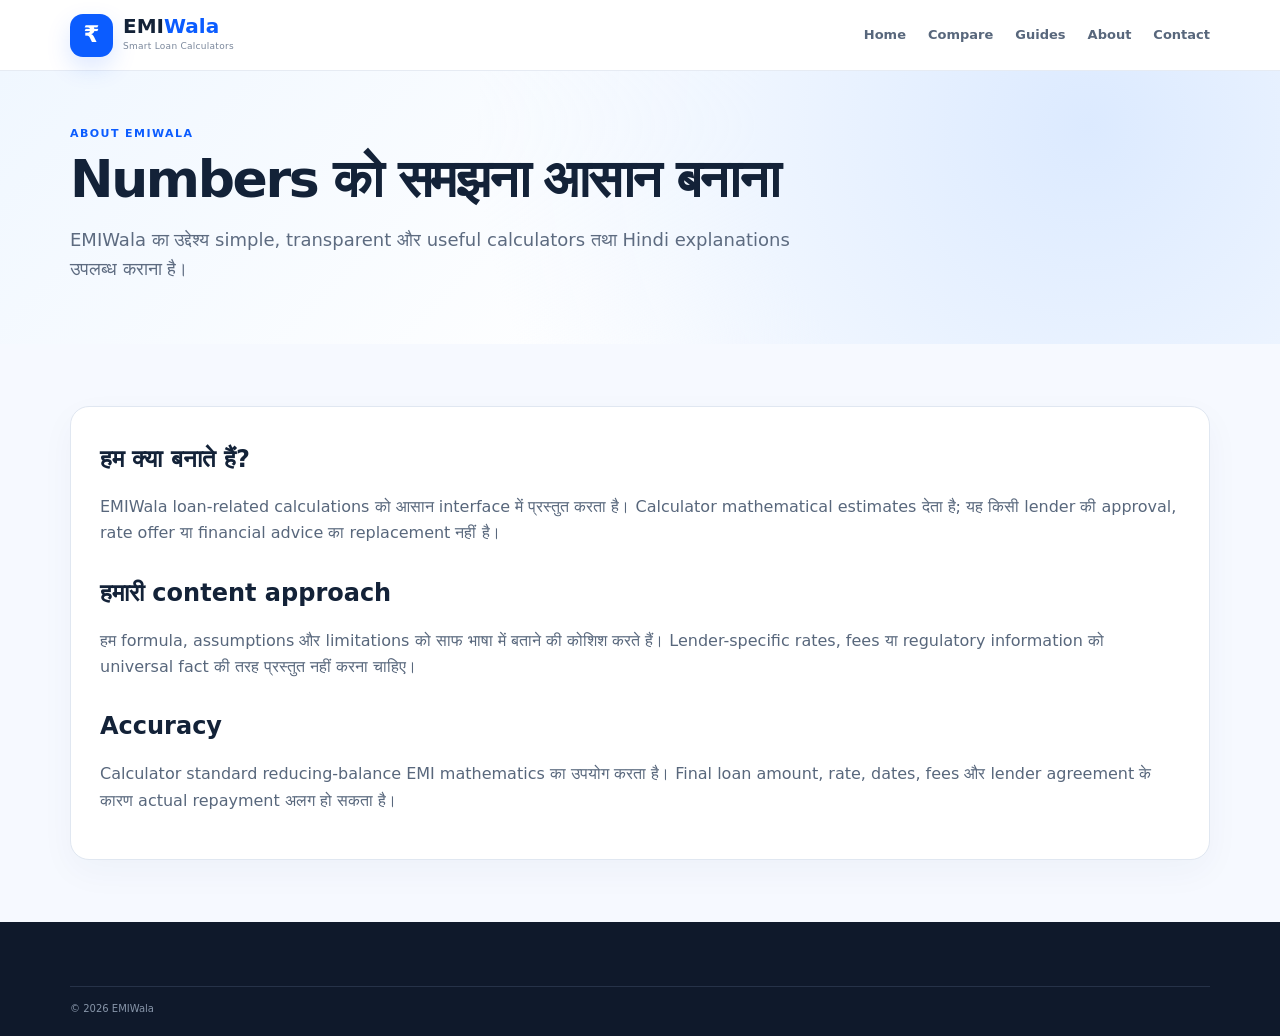
<file: about.html>
<!doctype html><html lang="hi-IN"><head><meta charset="utf-8"><meta name="viewport" content="width=device-width,initial-scale=1"><title>About EMIWala – Hindi Loan Calculators</title><meta name="description" content="EMIWala के बारे में: free loan calculators और practical financial education का उद्देश्य।"><meta name="robots" content="index,follow"><link rel="canonical" href="https://sudeeshkumparc-ai.github.io/emi-calculator/about.html"><link rel="stylesheet" href="style.css"></head><body>
<header class="site-header"><div class="wrap nav"><a class="brand" href="./"><span class="brand-mark">₹</span><span><strong>EMI<span>Wala</span></strong><small>Smart Loan Calculators</small></span></a><nav class="nav-links static"><a href="./">Home</a><a href="compare.html">Compare</a><a href="guides.html">Guides</a><a href="about.html">About</a><a href="contact.html">Contact</a></nav></div></header>
<main><section class="hero compact"><div class="wrap"><div class="eyebrow">ABOUT EMIWALA</div><h1>Numbers को समझना आसान बनाना</h1><p>EMIWala का उद्देश्य simple, transparent और useful calculators तथा Hindi explanations उपलब्ध कराना है।</p></div></section><section class="wrap section"><article class="card article"><h2>हम क्या बनाते हैं?</h2><p>EMIWala loan-related calculations को आसान interface में प्रस्तुत करता है। Calculator mathematical estimates देता है; यह किसी lender की approval, rate offer या financial advice का replacement नहीं है।</p><h2>हमारी content approach</h2><p>हम formula, assumptions और limitations को साफ भाषा में बताने की कोशिश करते हैं। Lender-specific rates, fees या regulatory information को universal fact की तरह प्रस्तुत नहीं करना चाहिए।</p><h2>Accuracy</h2><p>Calculator standard reducing-balance EMI mathematics का उपयोग करता है। Final loan amount, rate, dates, fees और lender agreement के कारण actual repayment अलग हो सकता है।</p></article></section></main><footer class="footer"><div class="wrap footer-bottom">© <span id="year"></span> EMIWala</div></footer><script>document.getElementById('year').textContent=new Date().getFullYear()</script></body></html>
</file>
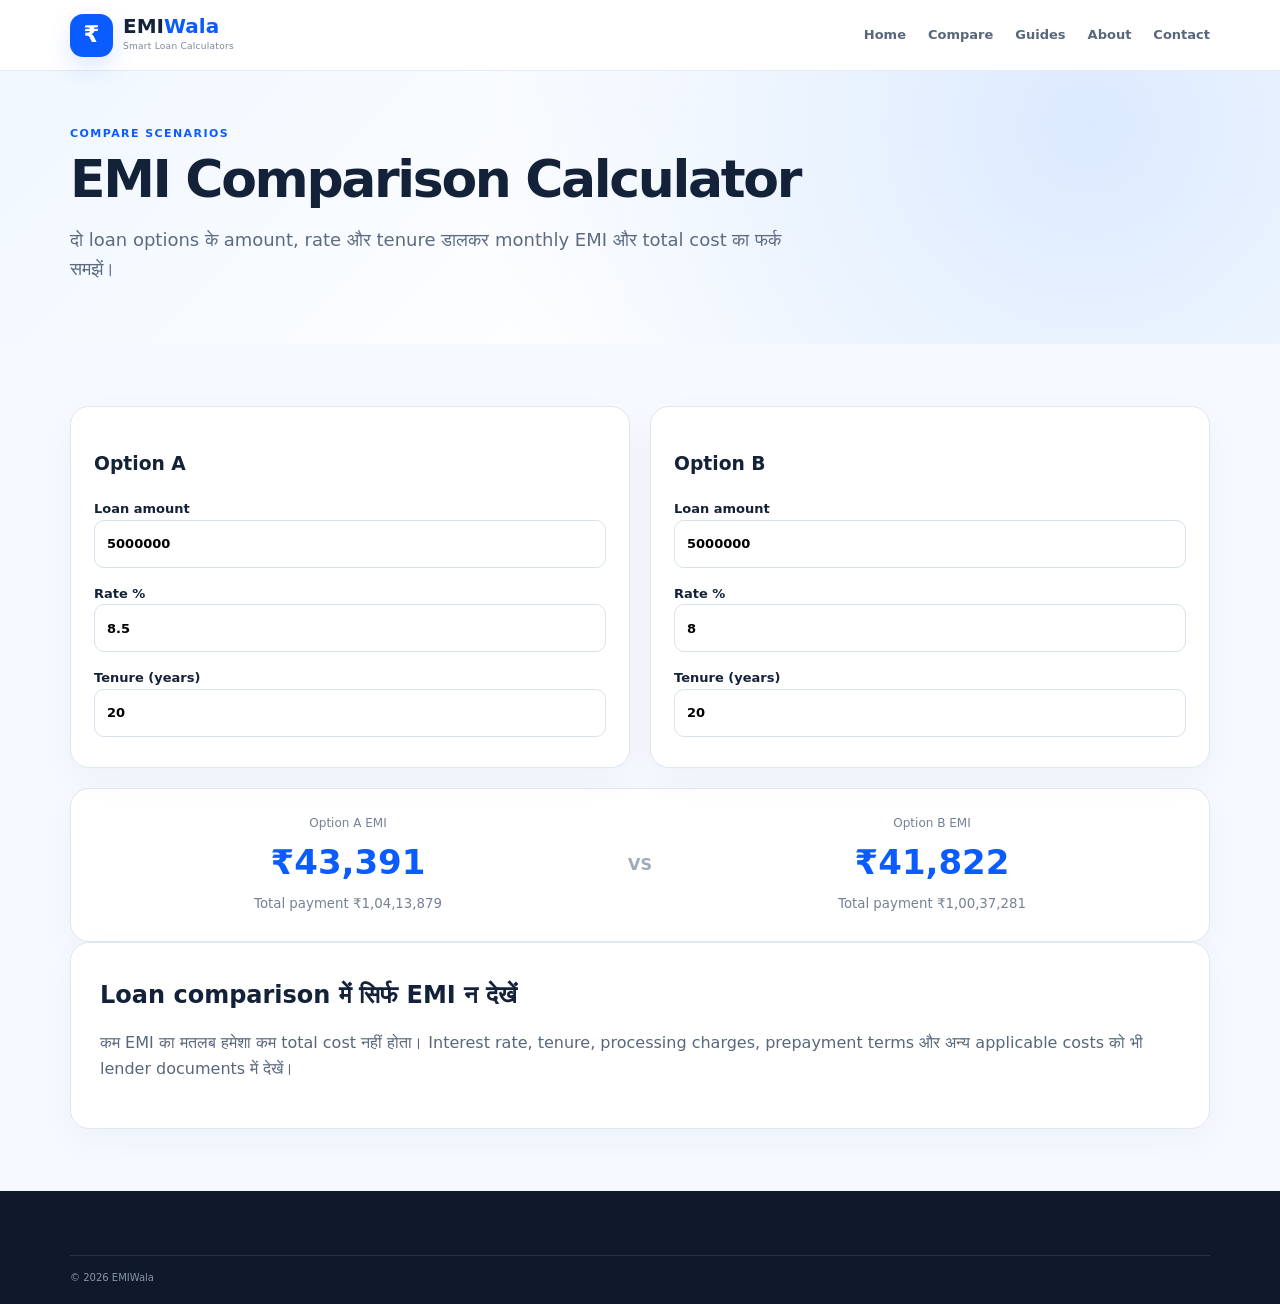
<file: compare.html>
<!doctype html><html lang="hi-IN"><head><meta charset="utf-8"><meta name="viewport" content="width=device-width,initial-scale=1"><title>EMI Comparison Calculator in Hindi | EMIWala</title><meta name="description" content="दो Home Loan scenarios की EMI, total interest और total payment की तुलना करें।"><meta name="robots" content="index,follow"><link rel="canonical" href="https://sudeeshkumparc-ai.github.io/emi-calculator/compare.html"><link rel="stylesheet" href="style.css"></head><body>
<header class="site-header"><div class="wrap nav"><a class="brand" href="./"><span class="brand-mark">₹</span><span><strong>EMI<span>Wala</span></strong><small>Smart Loan Calculators</small></span></a><nav class="nav-links static"><a href="./">Home</a><a href="compare.html">Compare</a><a href="guides.html">Guides</a><a href="about.html">About</a><a href="contact.html">Contact</a></nav></div></header>
<main><section class="hero compact"><div class="wrap"><div class="eyebrow">COMPARE SCENARIOS</div><h1>EMI Comparison Calculator</h1><p>दो loan options के amount, rate और tenure डालकर monthly EMI और total cost का फर्क समझें।</p></div></section>
<section class="wrap section"><div class="compare-grid"><div class="card"><h3>Option A</h3><label>Loan amount<input class="compare-input" id="aAmount" value="5000000"></label><label>Rate %<input class="compare-input" id="aRate" value="8.5"></label><label>Tenure (years)<input class="compare-input" id="aYears" value="20"></label></div><div class="card"><h3>Option B</h3><label>Loan amount<input class="compare-input" id="bAmount" value="5000000"></label><label>Rate %<input class="compare-input" id="bRate" value="8"></label><label>Tenure (years)<input class="compare-input" id="bYears" value="20"></label></div></div>
<div class="card compare-result"><div class="compare-column"><span>Option A EMI</span><strong id="aEmi">—</strong><small id="aTotal">—</small></div><div class="vs">VS</div><div class="compare-column"><span>Option B EMI</span><strong id="bEmi">—</strong><small id="bTotal">—</small></div></div>
<div class="card article"><h2>Loan comparison में सिर्फ EMI न देखें</h2><p>कम EMI का मतलब हमेशा कम total cost नहीं होता। Interest rate, tenure, processing charges, prepayment terms और अन्य applicable costs को भी lender documents में देखें।</p></div></section></main>
<footer class="footer"><div class="wrap footer-bottom">© <span id="year"></span> EMIWala</div></footer><script>
const money=n=>'₹'+new Intl.NumberFormat('en-IN',{maximumFractionDigits:0}).format(Math.round(n));function calc(p,r,y){let n=y*12,m=r/12/100,e=m===0?p/n:p*m*Math.pow(1+m,n)/(Math.pow(1+m,n)-1);return [e,e*n]}function up(){for(const x of ['a','b']){let p=+document.getElementById(x+'Amount').value||0,r=+document.getElementById(x+'Rate').value||0,y=+document.getElementById(x+'Years').value||1,[e,t]=calc(p,r,y);document.getElementById(x+'Emi').textContent=money(e);document.getElementById(x+'Total').textContent='Total payment '+money(t)}}document.querySelectorAll('.compare-input').forEach(x=>x.addEventListener('input',up));document.getElementById('year').textContent=new Date().getFullYear();up();
</script></body></html>
</file>
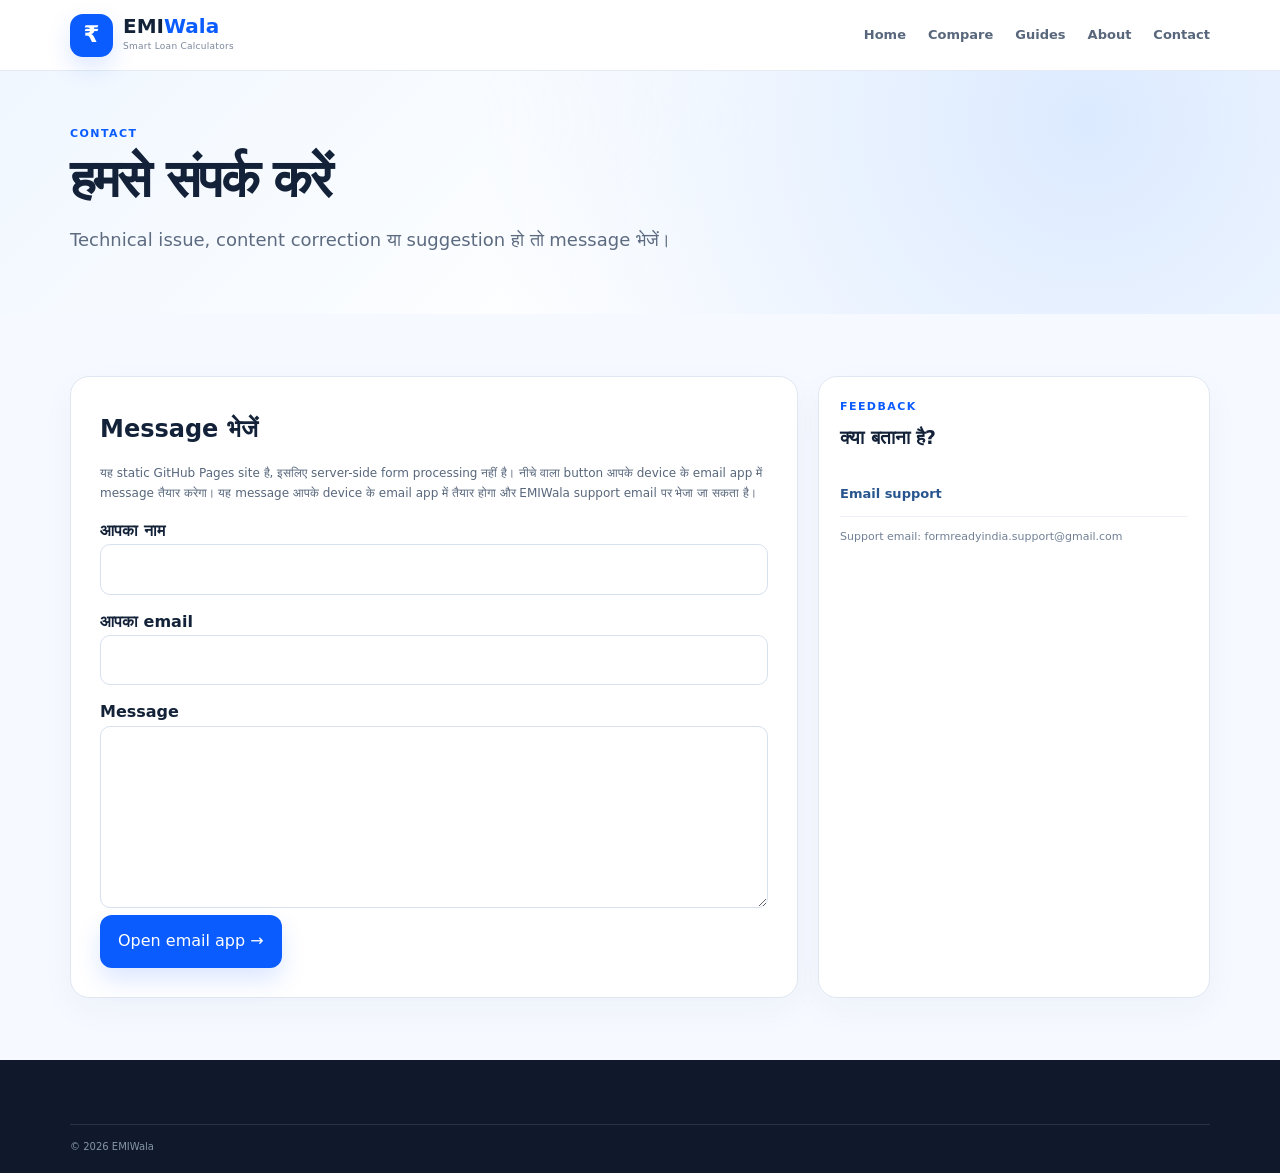
<file: contact.html>
<!doctype html><html lang="hi-IN"><head><meta charset="utf-8"><meta name="viewport" content="width=device-width,initial-scale=1"><title>Contact EMIWala</title><meta name="description" content="EMIWala से संपर्क करने के लिए contact page। Suggestions, corrections और technical feedback भेजें।"><meta name="robots" content="index,follow"><link rel="canonical" href="https://sudeeshkumparc-ai.github.io/emi-calculator/contact.html"><link rel="stylesheet" href="style.css"></head><body>
<header class="site-header"><div class="wrap nav"><a class="brand" href="./"><span class="brand-mark">₹</span><span><strong>EMI<span>Wala</span></strong><small>Smart Loan Calculators</small></span></a><nav class="nav-links static"><a href="./">Home</a><a href="compare.html">Compare</a><a href="guides.html">Guides</a><a href="about.html">About</a><a href="contact.html">Contact</a></nav></div></header>
<main><section class="hero compact"><div class="wrap"><div class="eyebrow">CONTACT</div><h1>हमसे संपर्क करें</h1><p>Technical issue, content correction या suggestion हो तो message भेजें।</p></div></section>
<section class="wrap section"><div class="contact-grid"><div class="card article"><h2>Message भेजें</h2><p class="muted">यह static GitHub Pages site है, इसलिए server-side form processing नहीं है। नीचे वाला button आपके device के email app में message तैयार करेगा। यह message आपके device के email app में तैयार होगा और EMIWala support email पर भेजा जा सकता है।</p><form id="contactForm"><label>आपका नाम<input id="cName" required></label><label>आपका email<input id="cEmail" type="email" required></label><label>Message<textarea id="cMessage" rows="6" required></textarea></label><button class="btn primary" type="submit">Open email app →</button></form></div><div class="card side-card"><div class="eyebrow">FEEDBACK</div><h3>क्या बताना है?</h3><a href="mailto:formreadyindia.support@gmail.com">Email support</a><p>Support email: formreadyindia.support@gmail.com</p></div></div></section></main><footer class="footer"><div class="wrap footer-bottom">© <span id="year"></span> EMIWala</div></footer>
<script>
document.getElementById('year').textContent=new Date().getFullYear();
document.getElementById('contactForm').addEventListener('submit',e=>{e.preventDefault();const n=document.getElementById('cName').value.trim(),em=document.getElementById('cEmail').value.trim(),m=document.getElementById('cMessage').value.trim();location.href='mailto:formreadyindia.support@gmail.com?subject='+encodeURIComponent('EMIWala website feedback')+'&body='+encodeURIComponent('Name: '+n+'\nEmail: '+em+'\n\n'+m)});
</script></body></html>
</file>
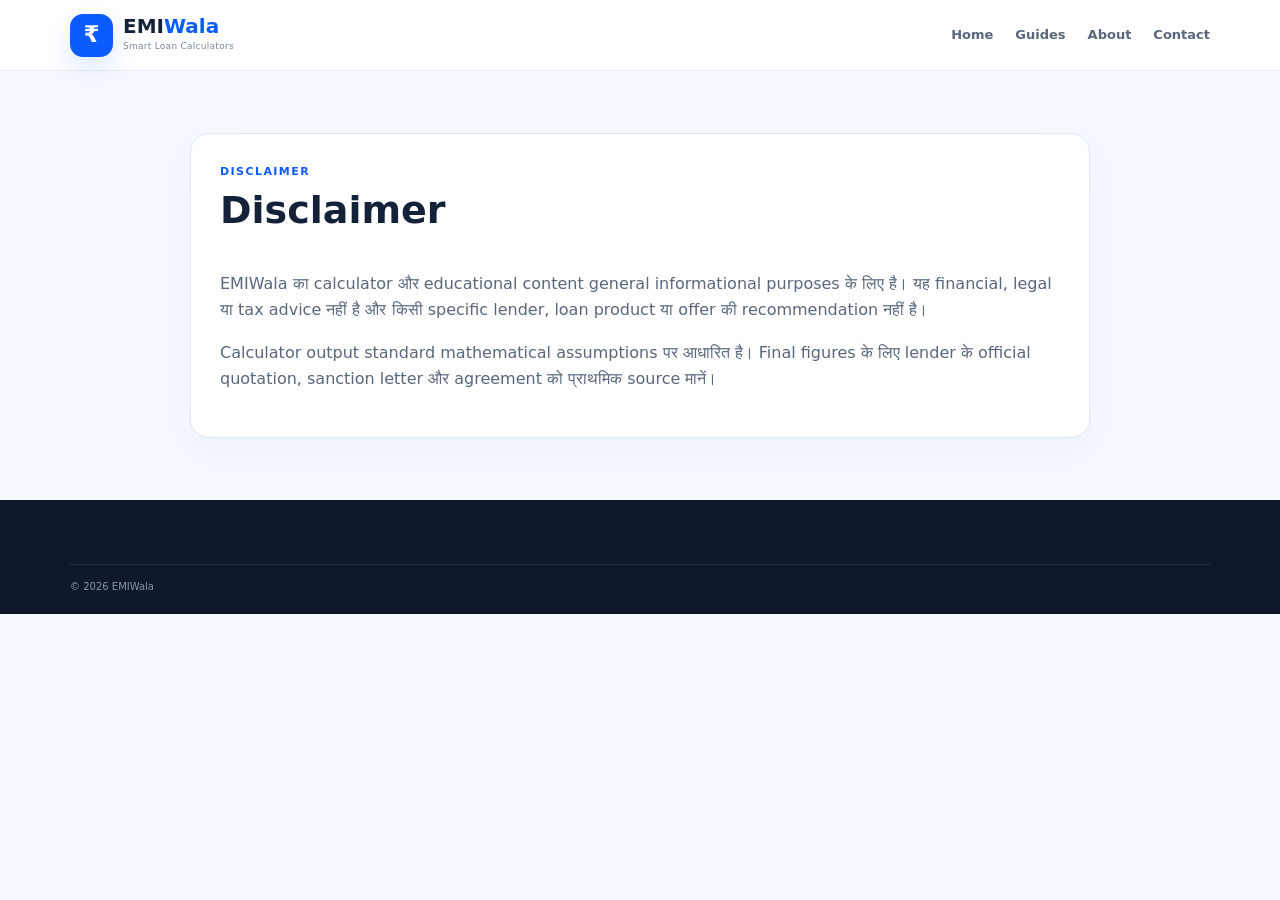
<file: disclaimer.html>
<!doctype html><html lang="hi-IN"><head><meta charset="utf-8"><meta name="viewport" content="width=device-width,initial-scale=1"><title>Disclaimer | EMIWala</title><meta name="description" content="EMIWala calculator और financial education disclaimer।"><meta name="robots" content="index,follow"><link rel="canonical" href="https://sudeeshkumparc-ai.github.io/emi-calculator/disclaimer.html"><link rel="stylesheet" href="style.css"></head><body>
<header class="site-header"><div class="wrap nav"><a class="brand" href="./"><span class="brand-mark">₹</span><span><strong>EMI<span>Wala</span></strong><small>Smart Loan Calculators</small></span></a><nav class="nav-links static"><a href="./">Home</a><a href="guides.html">Guides</a><a href="about.html">About</a><a href="contact.html">Contact</a></nav></div></header>
<main><section class="wrap section"><article class="card article legal"><div class="eyebrow">DISCLAIMER</div><h1>Disclaimer</h1><p>EMIWala का calculator और educational content general informational purposes के लिए है। यह financial, legal या tax advice नहीं है और किसी specific lender, loan product या offer की recommendation नहीं है।</p><p>Calculator output standard mathematical assumptions पर आधारित है। Final figures के लिए lender के official quotation, sanction letter और agreement को प्राथमिक source मानें।</p></article></section></main><footer class="footer"><div class="wrap footer-bottom">© <span id="year"></span> EMIWala</div></footer><script>document.getElementById('year').textContent=new Date().getFullYear()</script></body></html>
</file>
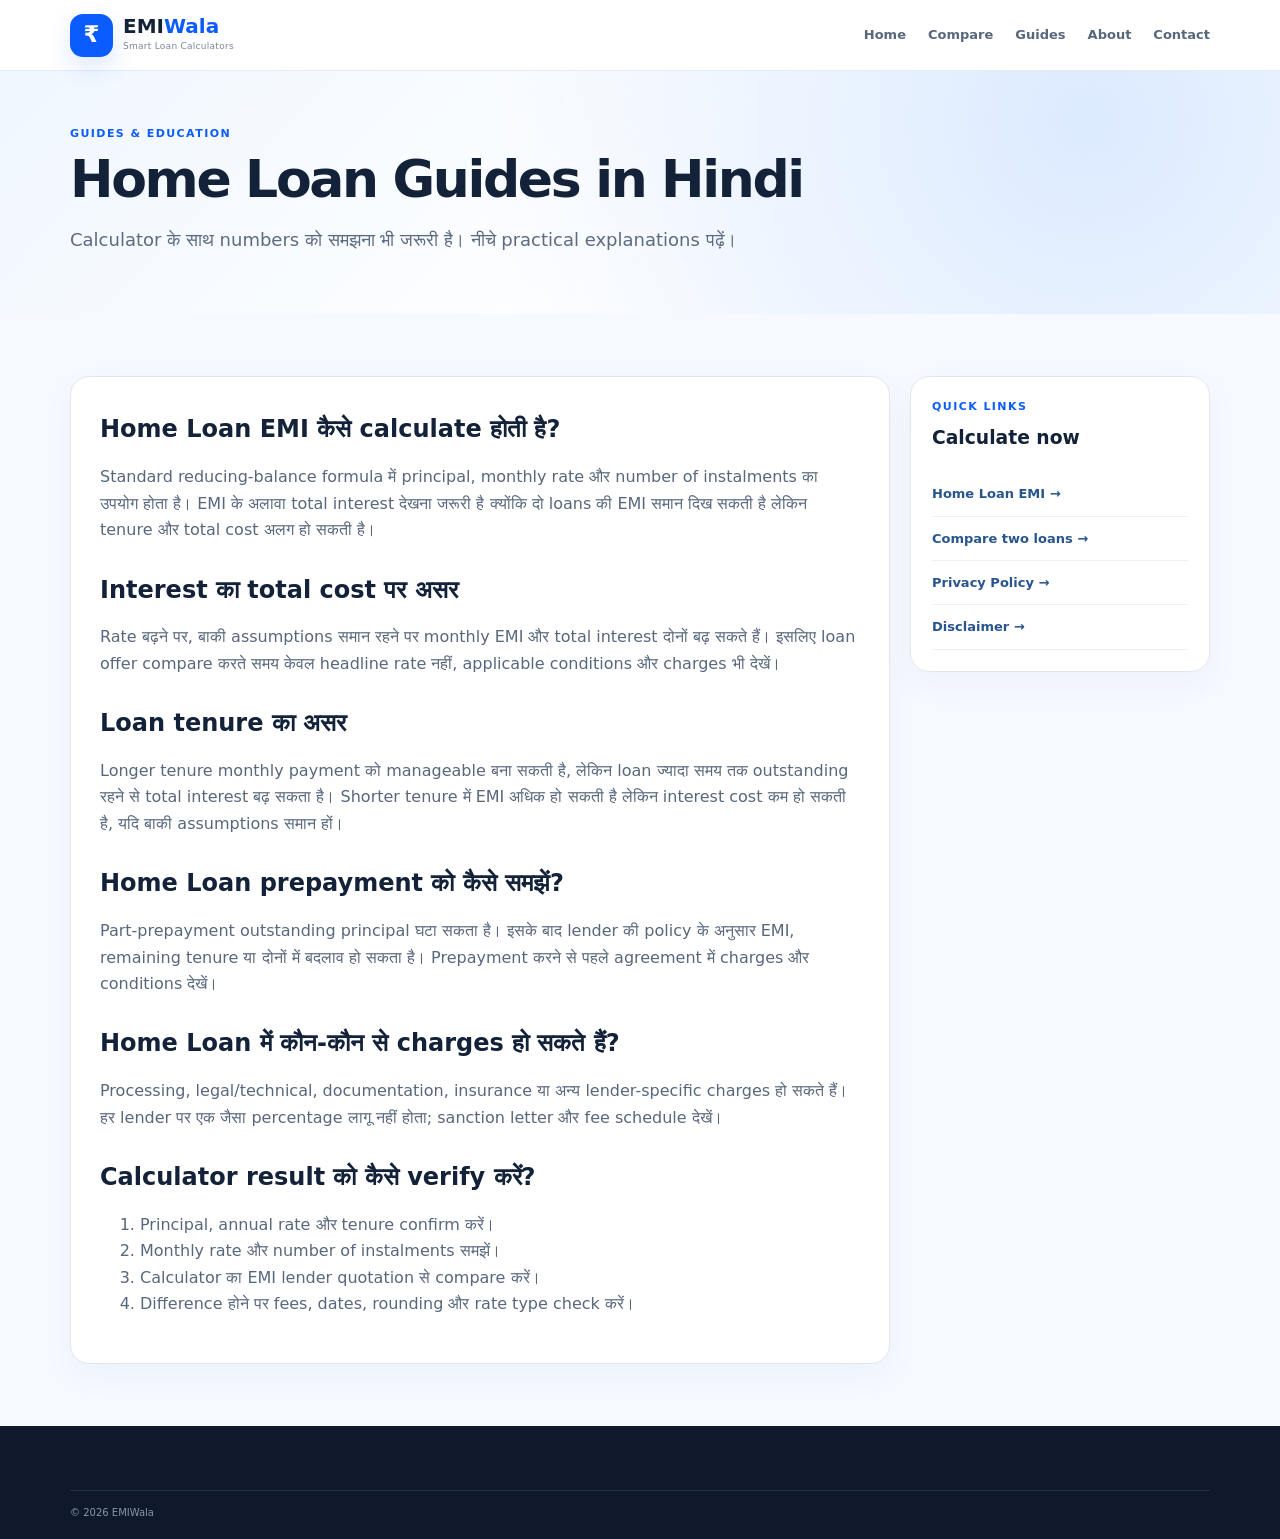
<file: guides.html>
<!doctype html><html lang="hi-IN"><head><meta charset="utf-8"><meta name="viewport" content="width=device-width,initial-scale=1"><title>Home Loan EMI Guides in Hindi | EMIWala</title><meta name="description" content="Home Loan EMI, interest, tenure, prepayment और charges को आसान Hindi में समझने के practical guides।"><meta name="robots" content="index,follow"><link rel="canonical" href="https://sudeeshkumparc-ai.github.io/emi-calculator/guides.html"><link rel="stylesheet" href="style.css"></head><body>
<header class="site-header"><div class="wrap nav"><a class="brand" href="./"><span class="brand-mark">₹</span><span><strong>EMI<span>Wala</span></strong><small>Smart Loan Calculators</small></span></a><nav class="nav-links static"><a href="./">Home</a><a href="compare.html">Compare</a><a href="guides.html">Guides</a><a href="about.html">About</a><a href="contact.html">Contact</a></nav></div></header>
<main><section class="hero compact"><div class="wrap"><div class="eyebrow">GUIDES & EDUCATION</div><h1>Home Loan Guides in Hindi</h1><p>Calculator के साथ numbers को समझना भी जरूरी है। नीचे practical explanations पढ़ें।</p></div></section>
<section class="wrap section content-grid"><article class="card article">
<h2>Home Loan EMI कैसे calculate होती है?</h2><p>Standard reducing-balance formula में principal, monthly rate और number of instalments का उपयोग होता है। EMI के अलावा total interest देखना जरूरी है क्योंकि दो loans की EMI समान दिख सकती है लेकिन tenure और total cost अलग हो सकती है।</p>
<h2 id="interest">Interest का total cost पर असर</h2><p>Rate बढ़ने पर, बाकी assumptions समान रहने पर monthly EMI और total interest दोनों बढ़ सकते हैं। इसलिए loan offer compare करते समय केवल headline rate नहीं, applicable conditions और charges भी देखें।</p>
<h2 id="tenure">Loan tenure का असर</h2><p>Longer tenure monthly payment को manageable बना सकती है, लेकिन loan ज्यादा समय तक outstanding रहने से total interest बढ़ सकता है। Shorter tenure में EMI अधिक हो सकती है लेकिन interest cost कम हो सकती है, यदि बाकी assumptions समान हों।</p>
<h2 id="prepayment">Home Loan prepayment को कैसे समझें?</h2><p>Part-prepayment outstanding principal घटा सकता है। इसके बाद lender की policy के अनुसार EMI, remaining tenure या दोनों में बदलाव हो सकता है। Prepayment करने से पहले agreement में charges और conditions देखें।</p>
<h2 id="fees">Home Loan में कौन-कौन से charges हो सकते हैं?</h2><p>Processing, legal/technical, documentation, insurance या अन्य lender-specific charges हो सकते हैं। हर lender पर एक जैसा percentage लागू नहीं होता; sanction letter और fee schedule देखें।</p>
<h2>Calculator result को कैसे verify करें?</h2><ol><li>Principal, annual rate और tenure confirm करें।</li><li>Monthly rate और number of instalments समझें।</li><li>Calculator का EMI lender quotation से compare करें।</li><li>Difference होने पर fees, dates, rounding और rate type check करें।</li></ol>
</article><aside class="card side-card"><div class="eyebrow">QUICK LINKS</div><h3>Calculate now</h3><a href="./#calculator">Home Loan EMI →</a><a href="compare.html">Compare two loans →</a><a href="privacy-policy.html">Privacy Policy →</a><a href="disclaimer.html">Disclaimer →</a></aside></section></main>
<footer class="footer"><div class="wrap footer-bottom">© <span id="year"></span> EMIWala</div></footer><script>document.getElementById('year').textContent=new Date().getFullYear()</script></body></html>
</file>
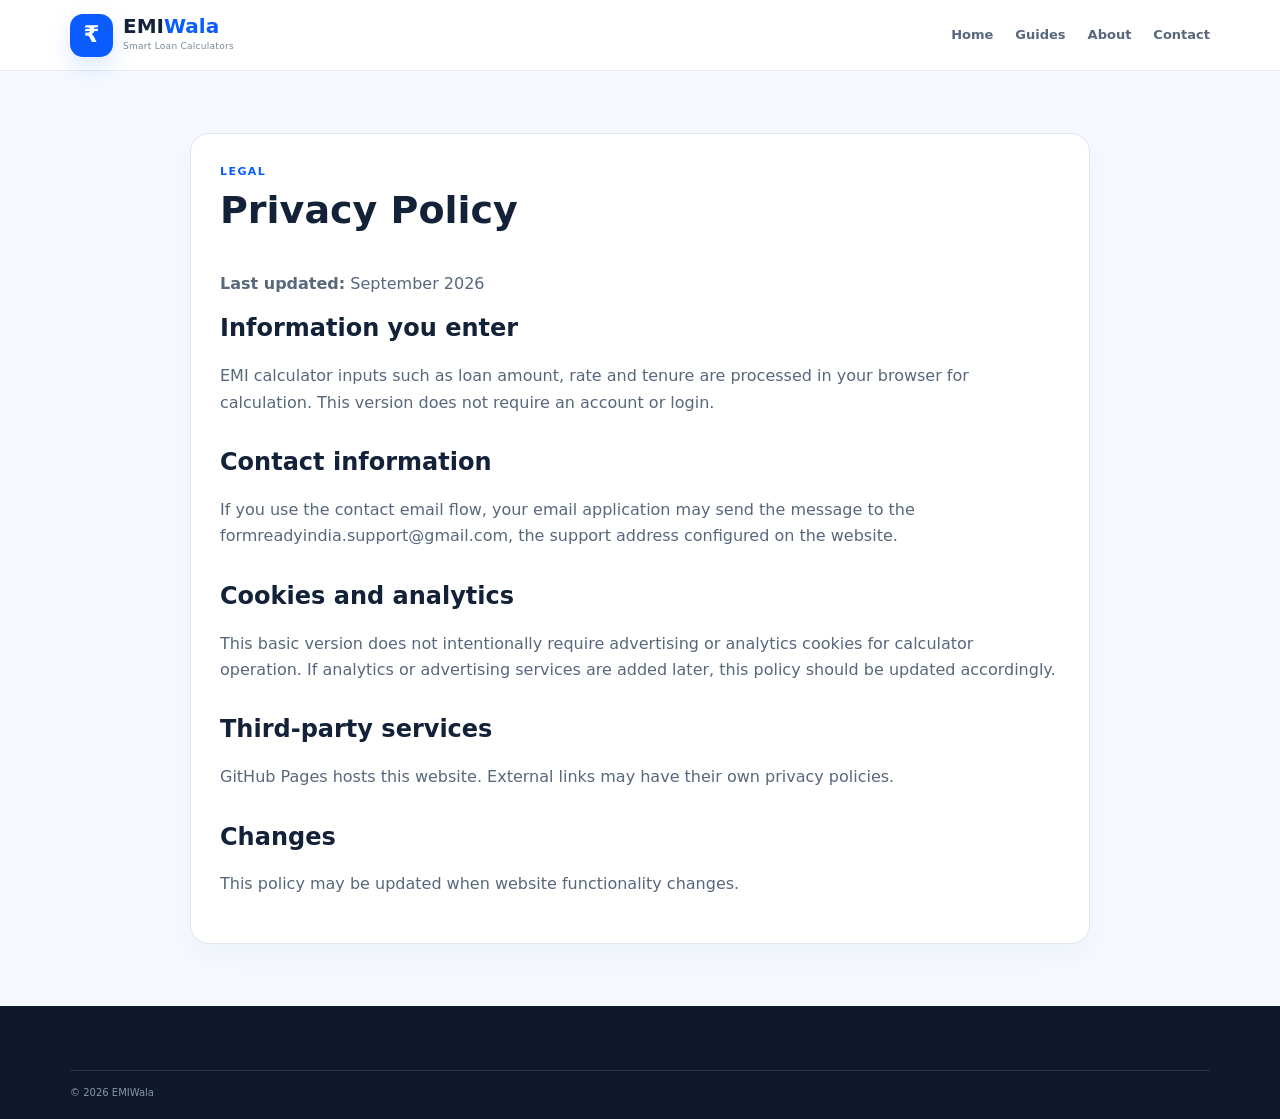
<file: privacy-policy.html>
<!doctype html><html lang="hi-IN"><head><meta charset="utf-8"><meta name="viewport" content="width=device-width,initial-scale=1"><title>Privacy Policy | EMIWala</title><meta name="description" content="EMIWala privacy policy और website data handling information।"><meta name="robots" content="index,follow"><link rel="canonical" href="https://sudeeshkumparc-ai.github.io/emi-calculator/privacy-policy.html"><link rel="stylesheet" href="style.css"></head><body>
<header class="site-header"><div class="wrap nav"><a class="brand" href="./"><span class="brand-mark">₹</span><span><strong>EMI<span>Wala</span></strong><small>Smart Loan Calculators</small></span></a><nav class="nav-links static"><a href="./">Home</a><a href="guides.html">Guides</a><a href="about.html">About</a><a href="contact.html">Contact</a></nav></div></header>
<main><section class="wrap section"><article class="card article legal"><div class="eyebrow">LEGAL</div><h1>Privacy Policy</h1><p><strong>Last updated:</strong> September 2026</p><h2>Information you enter</h2><p>EMI calculator inputs such as loan amount, rate and tenure are processed in your browser for calculation. This version does not require an account or login.</p><h2>Contact information</h2><p>If you use the contact email flow, your email application may send the message to the formreadyindia.support@gmail.com, the support address configured on the website.</p><h2>Cookies and analytics</h2><p>This basic version does not intentionally require advertising or analytics cookies for calculator operation. If analytics or advertising services are added later, this policy should be updated accordingly.</p><h2>Third-party services</h2><p>GitHub Pages hosts this website. External links may have their own privacy policies.</p><h2>Changes</h2><p>This policy may be updated when website functionality changes.</p></article></section></main><footer class="footer"><div class="wrap footer-bottom">© <span id="year"></span> EMIWala</div></footer><script>document.getElementById('year').textContent=new Date().getFullYear()</script></body></html>
</file>
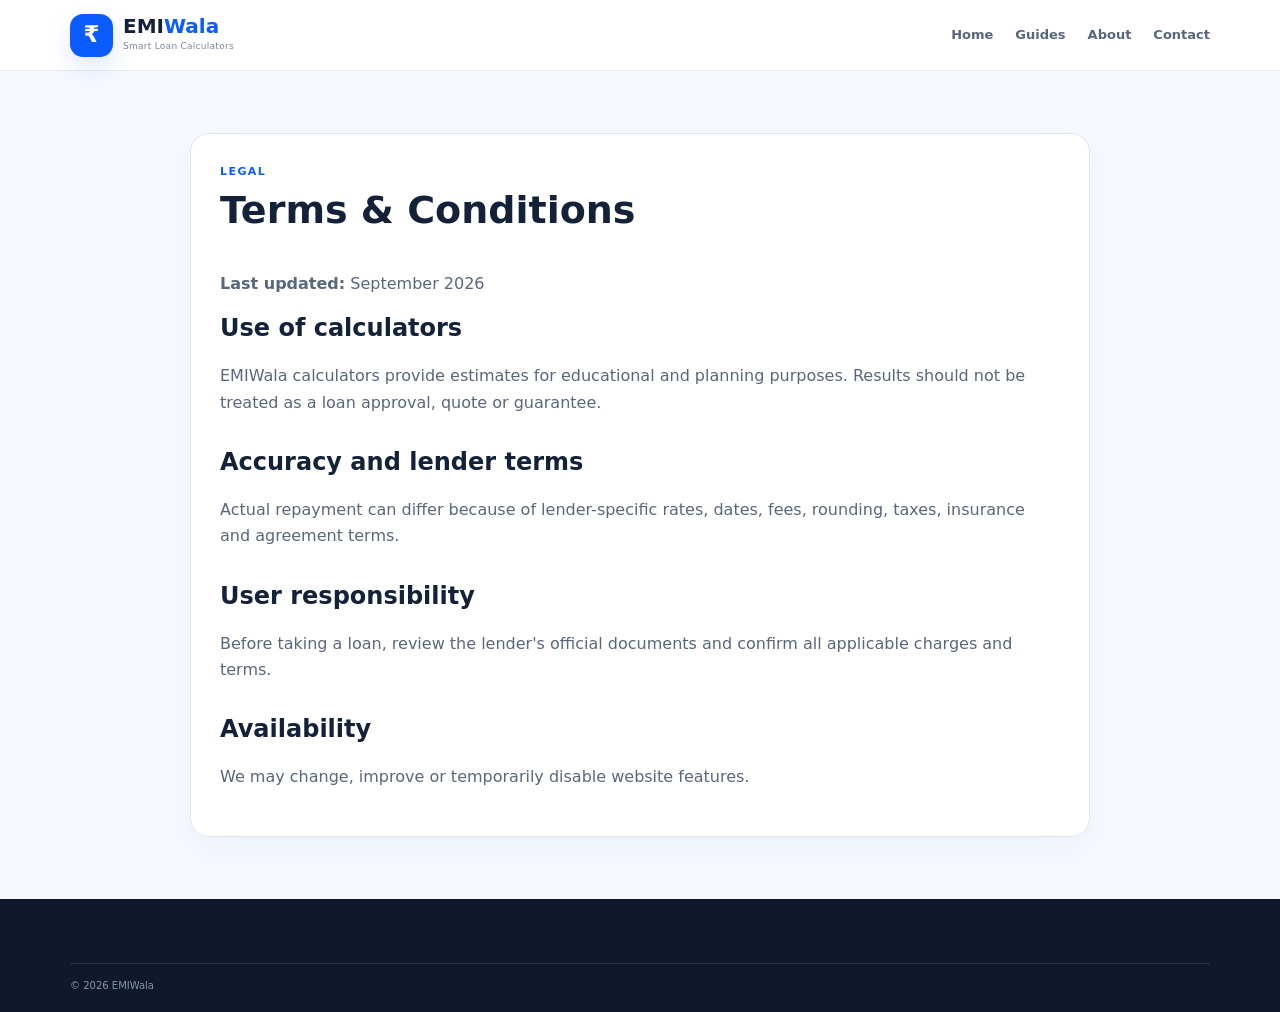
<file: terms.html>
<!doctype html><html lang="hi-IN"><head><meta charset="utf-8"><meta name="viewport" content="width=device-width,initial-scale=1"><title>Terms & Conditions | EMIWala</title><meta name="description" content="EMIWala terms and conditions for use of calculators and educational content।"><meta name="robots" content="index,follow"><link rel="canonical" href="https://sudeeshkumparc-ai.github.io/emi-calculator/terms.html"><link rel="stylesheet" href="style.css"></head><body>
<header class="site-header"><div class="wrap nav"><a class="brand" href="./"><span class="brand-mark">₹</span><span><strong>EMI<span>Wala</span></strong><small>Smart Loan Calculators</small></span></a><nav class="nav-links static"><a href="./">Home</a><a href="guides.html">Guides</a><a href="about.html">About</a><a href="contact.html">Contact</a></nav></div></header>
<main><section class="wrap section"><article class="card article legal"><div class="eyebrow">LEGAL</div><h1>Terms & Conditions</h1><p><strong>Last updated:</strong> September 2026</p><h2>Use of calculators</h2><p>EMIWala calculators provide estimates for educational and planning purposes. Results should not be treated as a loan approval, quote or guarantee.</p><h2>Accuracy and lender terms</h2><p>Actual repayment can differ because of lender-specific rates, dates, fees, rounding, taxes, insurance and agreement terms.</p><h2>User responsibility</h2><p>Before taking a loan, review the lender's official documents and confirm all applicable charges and terms.</p><h2>Availability</h2><p>We may change, improve or temporarily disable website features.</p></article></section></main><footer class="footer"><div class="wrap footer-bottom">© <span id="year"></span> EMIWala</div></footer><script>document.getElementById('year').textContent=new Date().getFullYear()</script></body></html>
</file>
<file: style.css>
*{box-sizing:border-box}html{scroll-behavior:smooth}body{margin:0;background:#f6f9ff;color:#132238;font:16px/1.65 system-ui,-apple-system,BlinkMacSystemFont,"Segoe UI",sans-serif}a{text-decoration:none;color:inherit}.wrap{width:min(1140px,calc(100% - 28px));margin:auto}.skip{position:absolute;left:10px;top:-60px;background:#0f172a;color:#fff;padding:9px 14px;border-radius:10px;z-index:100}.skip:focus{top:10px}.site-header{position:sticky;top:0;z-index:20;background:#ffffffec;border-bottom:1px solid #e6ebf3;backdrop-filter:blur(14px)}.nav{min-height:70px;display:flex;align-items:center;justify-content:space-between;gap:18px}.brand{display:flex;align-items:center;gap:10px}.brand-mark{display:grid;place-items:center;width:43px;height:43px;border-radius:13px;background:#0b5cff;color:white;font-weight:900;font-size:23px;box-shadow:0 10px 24px #0b5cff25}.brand strong{font-size:20px;display:block;line-height:1}.brand strong span{color:#0b5cff}.brand small{display:block;color:#7a879b;font-size:9px;letter-spacing:.03em;margin-top:3px}.nav-links{display:flex;gap:22px;align-items:center;font-weight:750;font-size:13px;color:#58677c}.nav-links a:hover{color:#0b5cff}.menu-btn{display:none;border:0;background:#eef4ff;color:#0b5cff;border-radius:10px;padding:8px 11px;font-size:20px}.hero{padding:74px 0 58px;background:radial-gradient(circle at 85% 20%,#dceaff 0,#eef5ff 30%,transparent 55%),linear-gradient(135deg,#f0f7ff,#fff 60%,#f5f1ff)}.hero.compact{padding:54px 0 42px}.hero-grid{display:grid;grid-template-columns:1.4fr .75fr;gap:48px;align-items:center}.eyebrow{font-size:11px;font-weight:900;letter-spacing:.13em;color:#0b5cff}.hero h1{font-size:clamp(38px,6vw,62px);line-height:1.05;letter-spacing:-.045em;margin:9px 0 17px}.hero.compact h1{font-size:clamp(36px,5vw,52px)}.hero p,.hero-copy{color:#5d6b80;max-width:720px;font-size:18px}.hero-actions{display:flex;gap:10px;flex-wrap:wrap;margin:25px 0 18px}.btn{display:inline-flex;align-items:center;justify-content:center;gap:9px;border-radius:12px;padding:12px 17px;font-weight:850;border:1px solid transparent;cursor:pointer;font:inherit}.btn.primary{background:#0b5cff;color:#fff;box-shadow:0 12px 25px #0b5cff25}.btn.ghost{background:#fff;border-color:#dce5f1;color:#1d4f9e}.btn.outline{background:#fff;border-color:#cfd9e8;color:#334155}.full{width:100%}.trust-row{display:flex;gap:9px;flex-wrap:wrap;color:#526277;font-size:11px}.trust-row span{background:#fff;border:1px solid #dfe7f2;border-radius:999px;padding:6px 10px}.hero-panel{background:#fff;border:1px solid #dbe6f3;border-radius:22px;padding:27px;box-shadow:0 24px 70px #1c3c6d14}.panel-label,.muted{color:#7b8799;font-size:12px}.big{font-size:37px;font-weight:900;margin:6px 0}.example-emi{font-size:28px;color:#159447;font-weight:900;margin-top:28px}.example-emi small{font-size:13px;color:#64748b}.mini-note{margin-top:20px;padding-top:14px;border-top:1px solid #edf1f6;color:#7a8798;font-size:11px}.section{padding:62px 0}.section-title{display:flex;align-items:end;justify-content:space-between;gap:20px;margin-bottom:22px}.section-title h2{margin:4px 0 0;font-size:30px;line-height:1.15;letter-spacing:-.025em}.section-title p{margin:5px 0 0;color:#6d7b90}.soft-btn{border:1px solid #d7e1ee;background:#fff;color:#31527f;border-radius:10px;padding:9px 12px;font-weight:800;cursor:pointer}.button-row{display:flex;gap:7px;flex-wrap:wrap}.calc-grid{display:grid;grid-template-columns:1fr 1fr;gap:20px}.card{background:#fff;border:1px solid #e0e7f1;border-radius:19px;box-shadow:0 12px 35px #16345b0a}.calculator-card,.result-card{padding:25px}.card-top{display:flex;justify-content:space-between;align-items:center;gap:10px;margin-bottom:18px}.card-top h3{margin:0;font-size:18px}.live-pill{font-size:9px;font-weight:900;color:#12853e;background:#e8f8ee;padding:5px 8px;border-radius:999px}.status-dot{font-size:10px;color:#4f7a62}.calculator-card label,.compare-grid label{display:block;font-size:13px;font-weight:850;margin:15px 0 7px}.money-input{height:53px;border:1.5px solid #d7e1ee;border-radius:12px;display:flex;align-items:center;overflow:hidden;background:#fff}.money-input:focus-within{border-color:#0b5cff;box-shadow:0 0 0 4px #0b5cff13}.money-input span{padding:0 12px;color:#6b7890;font-weight:800}.money-input input{border:0;outline:0;width:100%;min-width:0;height:100%;font:inherit;font-size:16px;font-weight:800;color:#14233a}.calculator-card input[type=range]{width:100%;accent-color:#0b5cff;margin:14px 0 0}.range-label{display:flex;justify-content:space-between;color:#8a96a7;font-size:10px}.label-row{display:flex;justify-content:space-between;align-items:center;margin-top:15px}.label-row label{margin:0}.toggle{display:flex;background:#edf2f8;border-radius:8px;padding:3px}.toggle button{border:0;background:transparent;color:#637188;padding:5px 10px;border-radius:6px;font-size:10px;font-weight:850;cursor:pointer}.toggle button.active{background:#fff;color:#0b5cff;box-shadow:0 1px 5px #00000012}.advanced-row{display:flex;justify-content:space-between;align-items:center;margin-top:20px;padding-top:17px;border-top:1px solid #edf1f6;font-size:13px;font-weight:800}.link-btn{border:0;background:none;color:#0b5cff;font-weight:800;cursor:pointer}.prepay-box{background:#f7faff;border:1px solid #dbe8fb;padding:13px;border-radius:12px;margin-top:9px}.prepay-box p{font-size:10px;color:#78869a;margin:7px 0 0}.form-actions{display:grid;grid-template-columns:1fr 1fr;gap:8px;margin-top:18px}.main-result{background:linear-gradient(135deg,#eff6ff,#f8fbff);border:1px solid #d9e8ff;border-radius:17px;text-align:center;padding:20px}.main-result span,.main-result small{display:block;color:#63728a;font-size:11px}.main-result strong{display:block;color:#0b57cf;font-size:clamp(32px,5vw,46px);line-height:1.2;margin:4px 0}.result-grid{display:grid;grid-template-columns:1fr 1fr;gap:8px;margin:13px 0}.result-grid div{border:1px solid #e6ebf2;border-radius:11px;padding:11px}.result-grid span{display:block;color:#7c889a;font-size:10px}.result-grid b{font-size:13px}.chart-wrap{display:flex;align-items:center;justify-content:center;gap:22px;padding:9px 0}.donut{width:170px;height:170px;position:relative;flex:0 0 auto}.donut svg{width:100%;height:100%;transform:rotate(-90deg)}.donut-bg,.arc{fill:none;stroke-width:23}.donut-bg{stroke:#edf1f6}.principal-arc{stroke:#0b5cff}.interest-arc{stroke:#8b5cf6}.donut>div{position:absolute;inset:0;display:grid;place-content:center;text-align:center}.donut b{font-size:25px}.donut small{font-size:9px;color:#778398}.legend p{font-size:12px;margin:9px 0}.legend b{display:block;margin-left:19px}.dot{display:inline-block;width:8px;height:8px;border-radius:50%;margin-right:7px}.dot.blue{background:#0b5cff}.dot.purple{background:#8b5cf6}.disclaimer{background:#f8fafc;color:#748196;border-radius:10px;padding:10px;font-size:10px;margin-bottom:0}.insight-card{padding:17px;display:flex;justify-content:space-between;gap:15px;align-items:center;margin-top:12px}.insight-card p{margin:4px 0 0;color:#69778c;font-size:12px}.insight-card a{color:#0b5cff;font-size:12px;font-weight:850;white-space:nowrap}.table-card{overflow:hidden}.table-scroll{overflow:auto}table{width:100%;border-collapse:collapse;min-width:760px}th,td{padding:13px 15px;border-bottom:1px solid #edf1f5;text-align:right;font-size:12px;white-space:nowrap}th:first-child,td:first-child{text-align:left}th{background:#f8fafc;color:#657389;font-size:10px;text-transform:uppercase;letter-spacing:.04em}.year-row:hover{background:#f9fbff}.expand-btn{border:0;background:#eaf2ff;color:#0b5cff;border-radius:7px;padding:4px 8px;font-weight:900;cursor:pointer}.month-row td{background:#fbfdff;color:#65748b;font-size:11px}.content-grid{display:grid;grid-template-columns:1fr 300px;gap:20px;align-items:start}.article{padding:29px}.article h1{font-size:38px;line-height:1.15}.article h2{margin-top:31px;line-height:1.25}.article h2:first-of-type{margin-top:8px}.article h3{margin-bottom:3px}.article p,.article li{color:#58677c}.formula{background:#f1f6ff;border-left:4px solid #0b5cff;border-radius:10px;padding:15px;text-align:center;font-weight:900;color:#17458e;font-size:18px;overflow:auto}.info-cards{display:grid;grid-template-columns:repeat(3,1fr);gap:10px}.info-cards div{background:#f8fbff;border:1px solid #dfe8f5;border-radius:13px;padding:13px}.info-cards b{display:block}.info-cards span{display:block;color:#6c7a8f;font-size:11px;margin-top:5px}.side-card{padding:21px;position:sticky;top:92px}.side-card h3{margin-top:6px}.side-card a{display:block;padding:11px 0;border-bottom:1px solid #edf1f5;color:#28558e;font-weight:800;font-size:13px}.side-card p{color:#718096;font-size:11px}.faq-section h2{font-size:30px}.faq-grid{display:grid;grid-template-columns:1fr 1fr;gap:10px;margin-top:20px}.faq-grid details{background:#fff;border:1px solid #e0e7f1;border-radius:13px;padding:0 16px}.faq-grid summary{padding:15px 0;font-weight:850;cursor:pointer}.faq-grid p{color:#68768b;font-size:13px;margin:0 0 15px}.footer{background:#0f192b;color:#d2dae7;padding:38px 0 18px}.footer-grid{display:grid;grid-template-columns:1.5fr .7fr .8fr;gap:30px}.footer-brand{display:inline-flex}.footer p{color:#9eabbf;font-size:12px;max-width:430px}.footer-grid>div:not(:first-child){display:flex;flex-direction:column;gap:9px;font-size:12px}.footer-grid b{color:#fff;margin-bottom:4px}.footer-grid a:hover{color:#fff}.footer-bottom{border-top:1px solid #263248;margin-top:26px;padding-top:14px;color:#8795a9;font-size:10px}.compare-grid{display:grid;grid-template-columns:1fr 1fr;gap:20px}.compare-grid .card{padding:23px}.compare-input{width:100%;height:48px;border:1px solid #d8e1ee;border-radius:10px;padding:0 12px;font:inherit;font-weight:750}.compare-result{margin-top:20px;padding:25px;display:grid;grid-template-columns:1fr 80px 1fr;align-items:center;text-align:center}.compare-column span{display:block;color:#748196;font-size:12px}.compare-column strong{display:block;color:#0b5cff;font-size:34px}.compare-column small{color:#748196}.vs{font-weight:900;color:#a0aaba}.contact-grid{display:grid;grid-template-columns:1.3fr .7fr;gap:20px}.contact-grid label{display:block;font-weight:800;margin:14px 0 7px}.contact-grid input,.contact-grid textarea{display:block;width:100%;border:1px solid #d7e1ee;border-radius:10px;padding:11px;font:inherit}.legal{max-width:900px;margin:auto}.legal h1{margin-top:8px}@media(max-width:850px){.nav-links{display:none}.nav-links.open{display:flex;position:absolute;left:12px;right:12px;top:65px;background:#fff;border:1px solid #e0e7f1;border-radius:13px;padding:12px;flex-direction:column;align-items:stretch;box-shadow:0 18px 45px #10264a18}.menu-btn{display:block}.hero-grid,.calc-grid,.content-grid,.contact-grid{grid-template-columns:1fr}.side-card{position:static}.info-cards,.faq-grid{grid-template-columns:1fr 1fr}.footer-grid{grid-template-columns:1fr 1fr}.hero{padding-top:52px}}@media(max-width:560px){.wrap{width:calc(100% - 20px)}.hero h1{font-size:38px}.hero p,.hero-copy{font-size:16px}.section{padding:44px 0}.section-title{align-items:flex-start;flex-direction:column}.calculator-card,.result-card,.article{padding:18px}.chart-wrap{flex-direction:column}.info-cards,.faq-grid,.compare-grid,.footer-grid{grid-template-columns:1fr}.compare-result{grid-template-columns:1fr}.vs{padding:13px}.form-actions{grid-template-columns:1fr}.big{font-size:32px}.brand strong{font-size:18px}}
</file>
